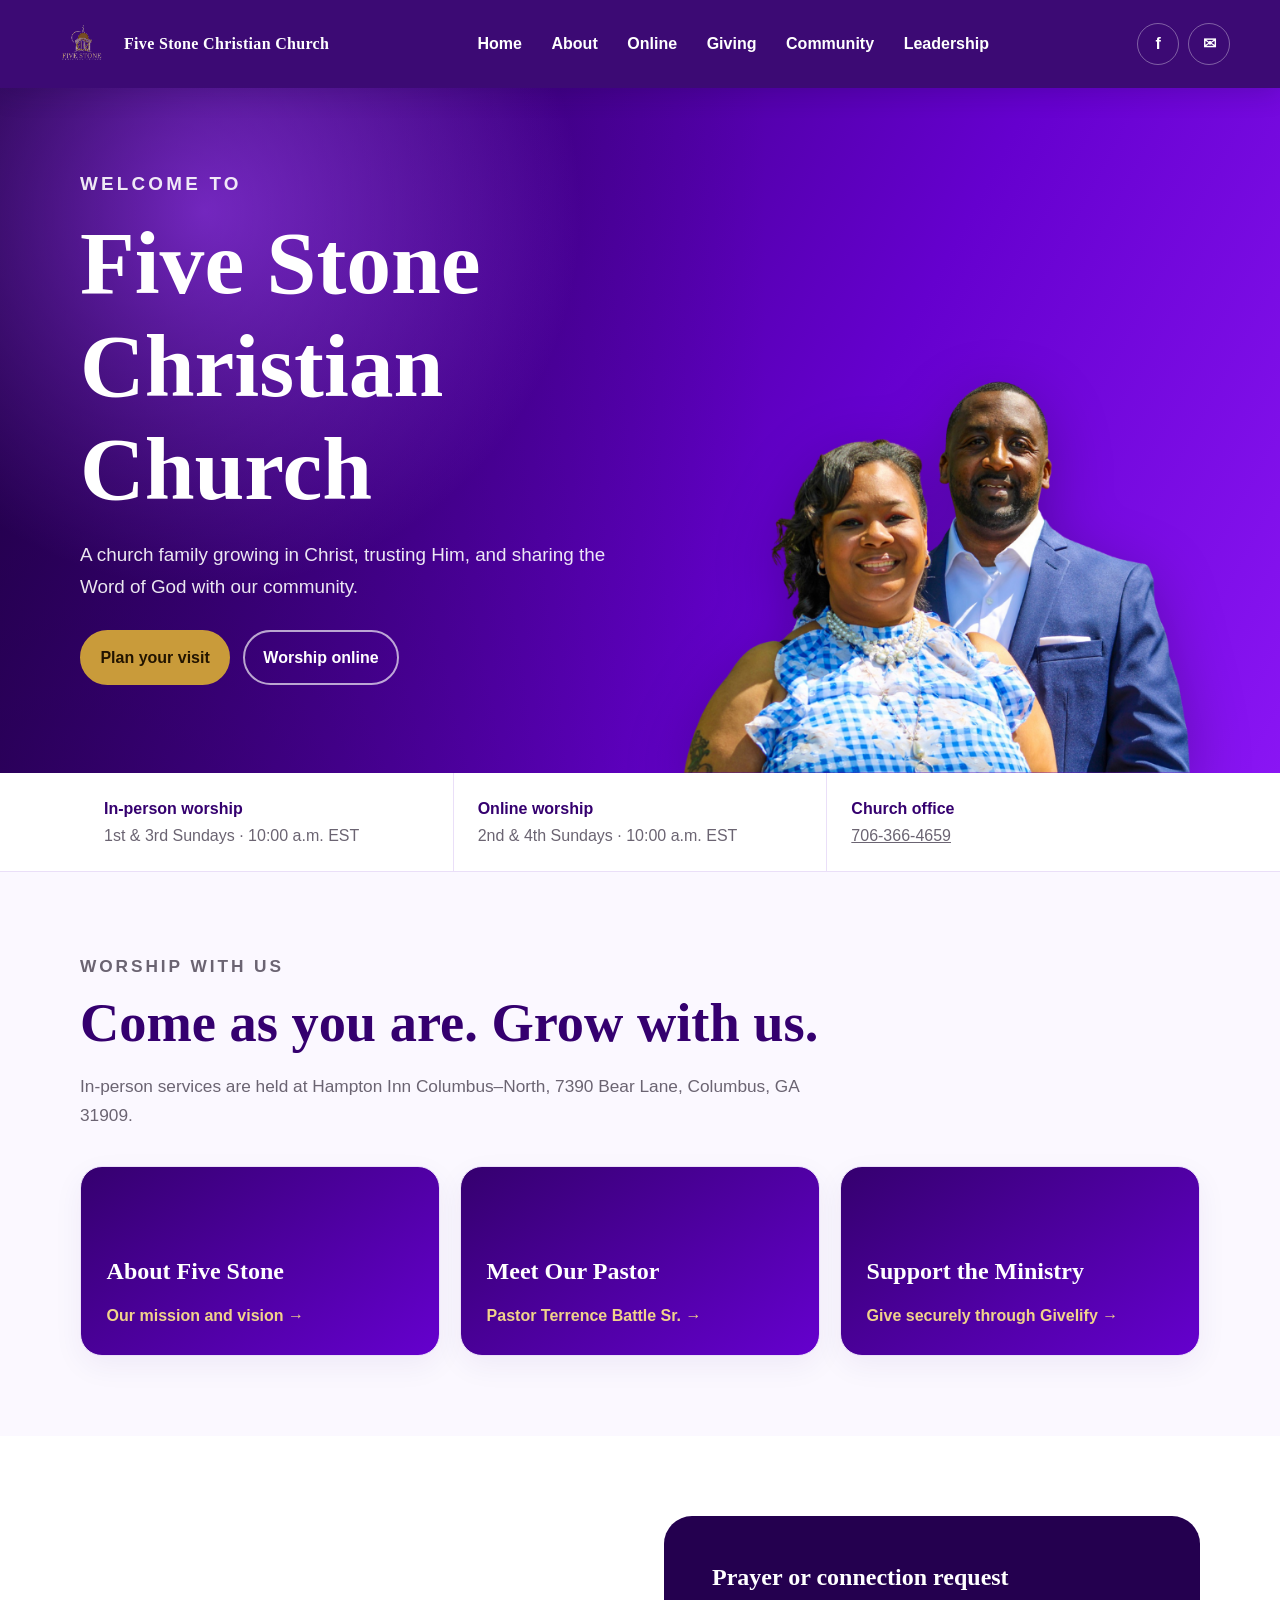
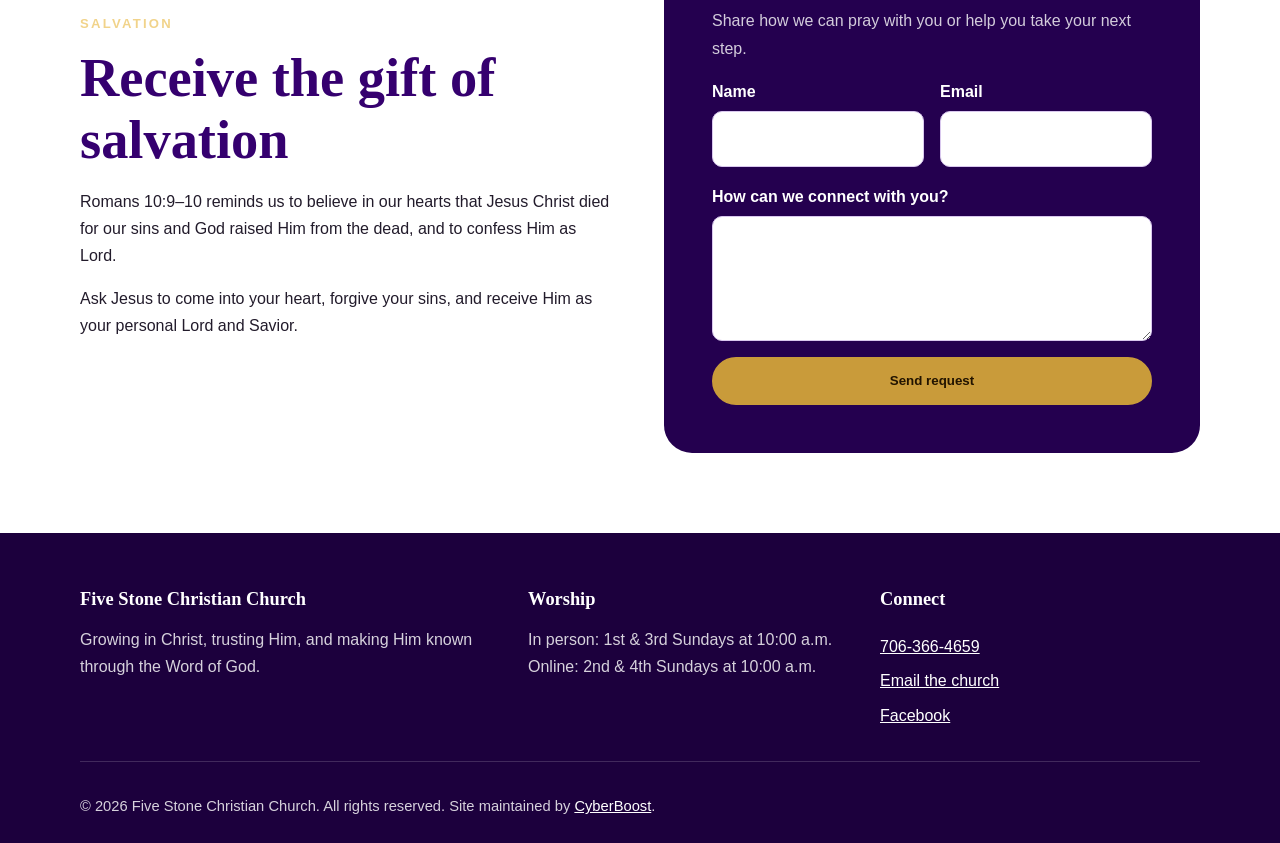
<file: index.html>
<!doctype html>
<html lang="en"><head><meta charset="utf-8"><meta name="viewport" content="width=device-width,initial-scale=1"><title>Five Stone Christian Church | Columbus, GA</title><meta name="description" content="Join Five Stone Christian Church for in-person and online worship in Columbus, Georgia."><link rel="icon" href="/assets/logo.png"><link rel="stylesheet" href="/styles.css"><script src="/script.js" defer></script></head>
<body><div data-site-header></div><main id="main">
  <section class="hero"><div class="container hero-grid"><div class="hero-copy"><p class="eyebrow">Welcome to</p><h1>Five Stone Christian Church</h1><p>A church family growing in Christ, trusting Him, and sharing the Word of God with our community.</p><div class="button-row"><a class="btn" href="#worship">Plan your visit</a><a class="btn secondary" href="/online">Worship online</a></div></div><img class="hero-portrait" src="/assets/hero.png" alt="Pastor Terrence Battle and Lady Tricia Battle"></div></section>
  <section class="service-strip" id="worship"><div class="container service-grid"><div class="service-item"><strong>In-person worship</strong><span>1st &amp; 3rd Sundays · 10:00 a.m. EST</span></div><div class="service-item"><strong>Online worship</strong><span>2nd &amp; 4th Sundays · 10:00 a.m. EST</span></div><div class="service-item"><strong>Church office</strong><span><a href="tel:+17063664659">706-366-4659</a></span></div></div></section>
  <section class="section"><div class="container"><div class="section-heading"><p class="eyebrow">Worship with us</p><h2>Come as you are. Grow with us.</h2><p>In-person services are held at Hampton Inn Columbus–North, 7390 Bear Lane, Columbus, GA 31909.</p></div><div class="card-grid"><a class="card link-card" href="/about"><h3>About Five Stone</h3><span>Our mission and vision →</span></a><a class="card link-card" href="/leadership"><h3>Meet Our Pastor</h3><span>Pastor Terrence Battle Sr. →</span></a><a class="card link-card" href="/giving"><h3>Support the Ministry</h3><span>Give securely through Givelify →</span></a></div></div></section>
  <section class="section alt"><div class="container two-col"><div><p class="eyebrow">Salvation</p><h2>Receive the gift of salvation</h2><p>Romans 10:9–10 reminds us to believe in our hearts that Jesus Christ died for our sins and God raised Him from the dead, and to confess Him as Lord.</p><p>Ask Jesus to come into your heart, forgive your sins, and receive Him as your personal Lord and Savior.</p></div><div class="form-panel"><h3>Prayer or connection request</h3><p>Share how we can pray with you or help you take your next step.</p><form name="connection" method="POST" action="/thanks" data-netlify="true"><input type="hidden" name="form-name" value="connection"><div class="form-grid"><div class="field"><label for="home-name">Name</label><input id="home-name" name="name" autocomplete="name" required></div><div class="field"><label for="home-email">Email</label><input id="home-email" type="email" name="email" autocomplete="email" required></div><div class="field full"><label for="home-message">How can we connect with you?</label><textarea id="home-message" name="message" required></textarea></div><div class="field full"><button class="btn" type="submit">Send request</button></div></div></form></div></div></section>
</main><div data-site-footer></div></body></html>
</file>
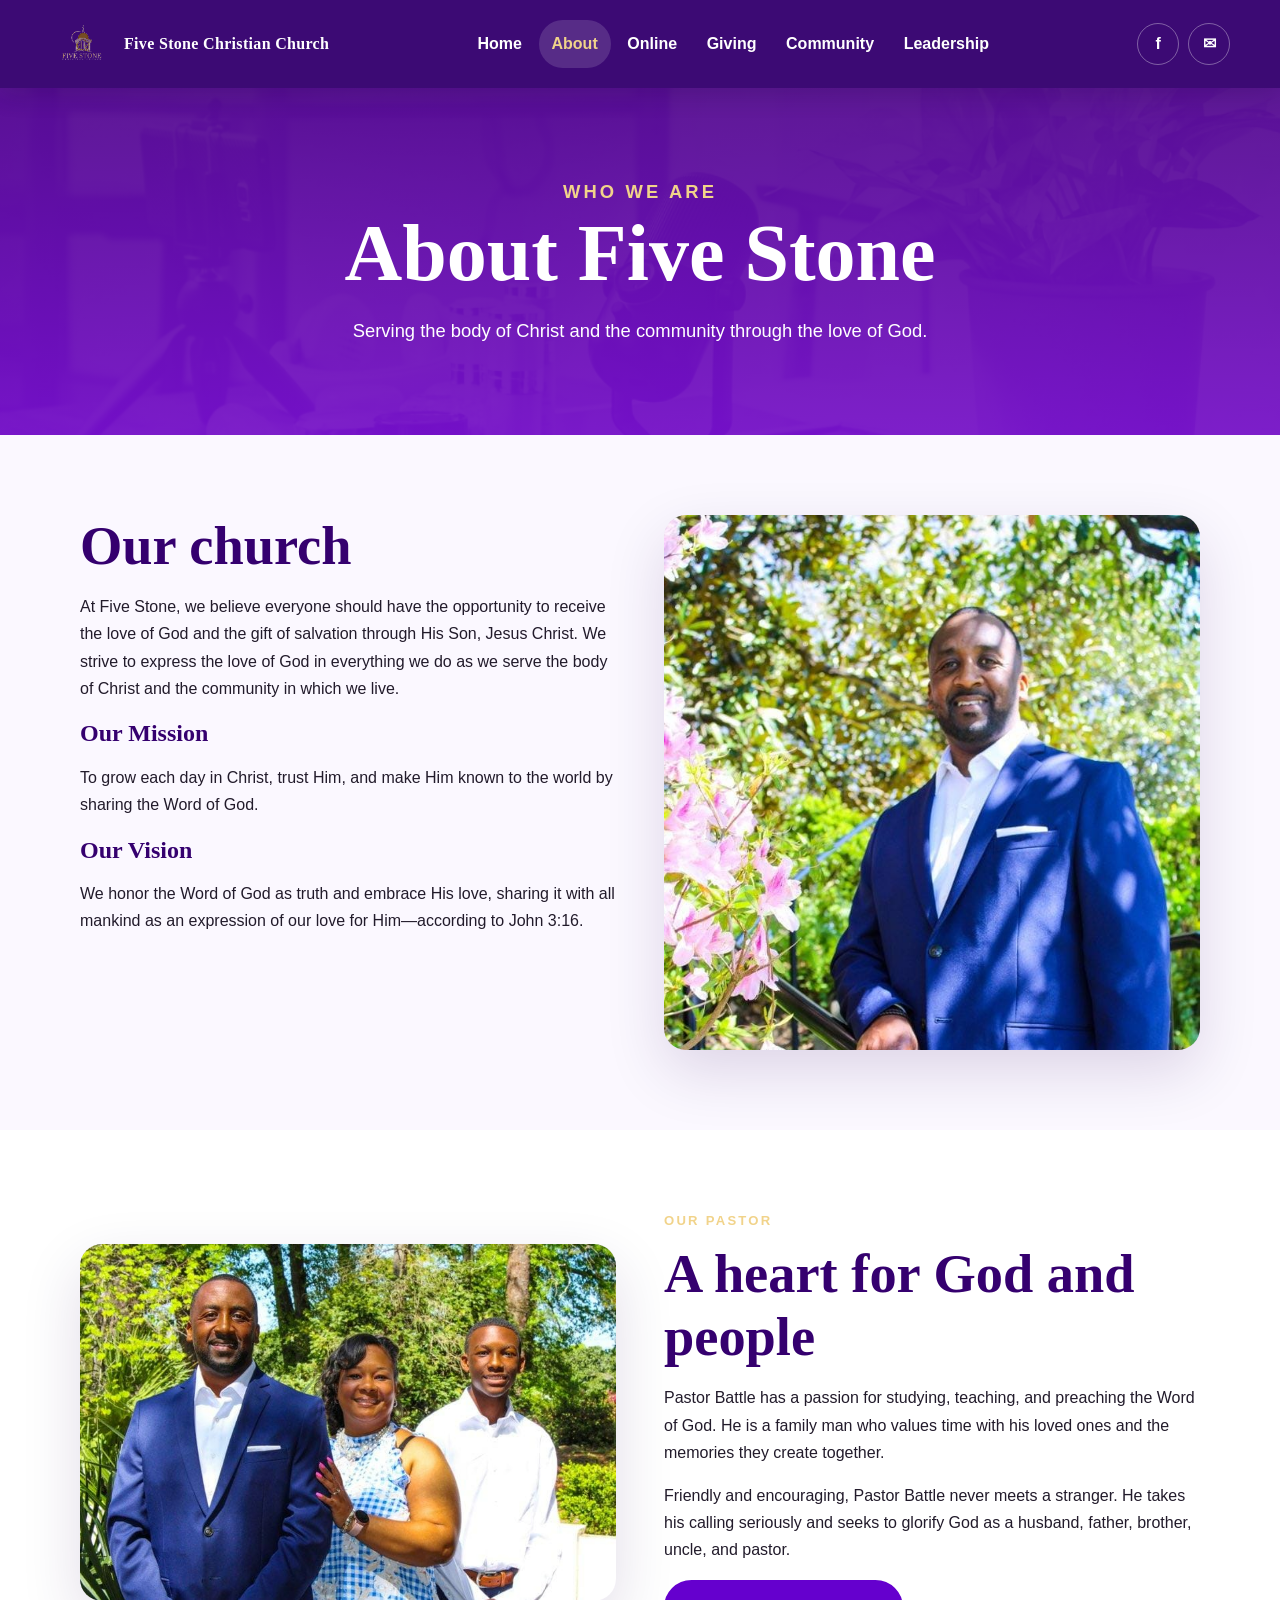
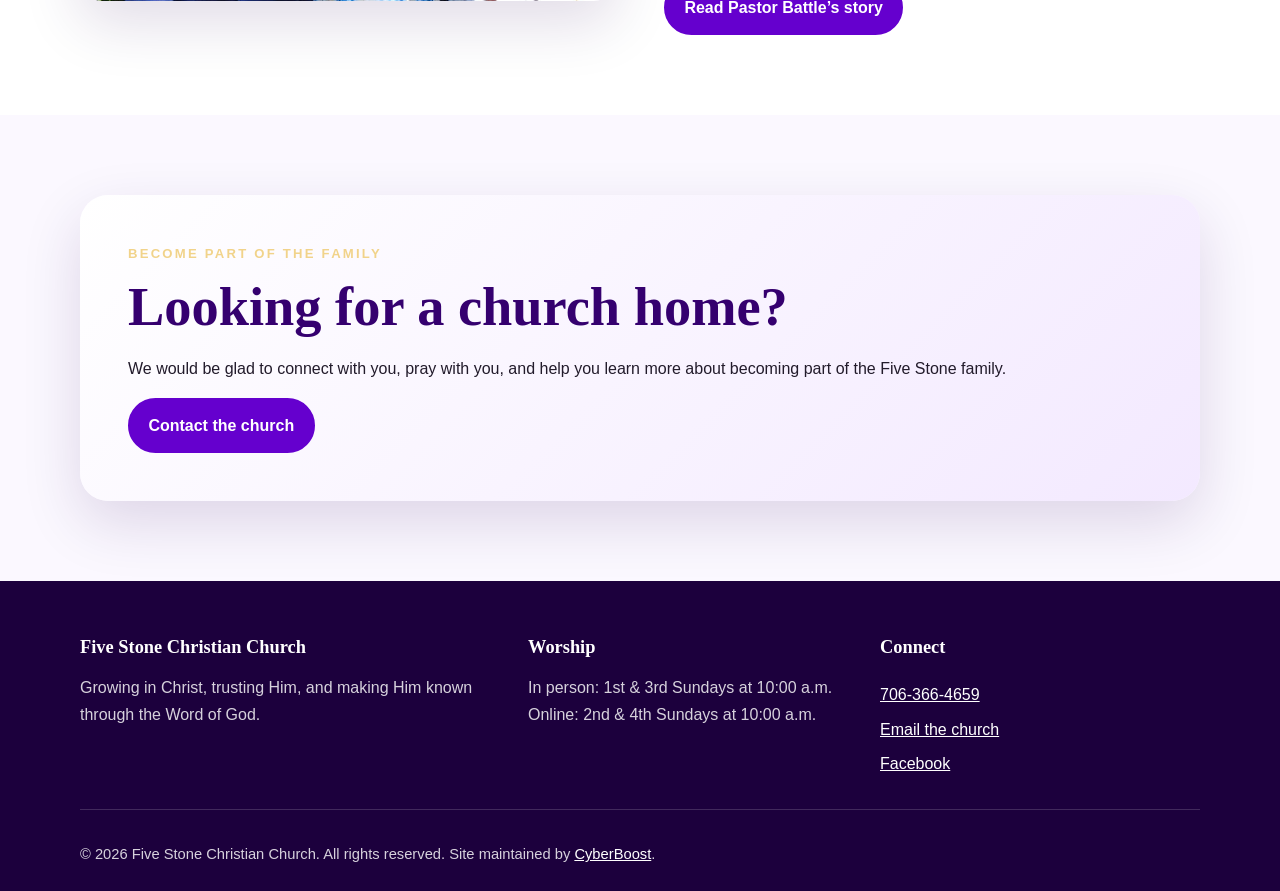
<file: about.html>
<!doctype html><html lang="en"><head><meta charset="utf-8"><meta name="viewport" content="width=device-width,initial-scale=1"><title>About | Five Stone Christian Church</title><meta name="description" content="Learn about the mission, vision, pastor, and church family of Five Stone Christian Church."><link rel="icon" href="/assets/logo.png"><link rel="stylesheet" href="/styles.css"><script src="/script.js" defer></script></head><body><div data-site-header></div><main id="main"><section class="page-hero"><div class="container"><p class="eyebrow">Who we are</p><h1>About Five Stone</h1><p>Serving the body of Christ and the community through the love of God.</p></div></section>
<section class="section"><div class="container two-col top"><div class="prose"><h2>Our church</h2><p>At Five Stone, we believe everyone should have the opportunity to receive the love of God and the gift of salvation through His Son, Jesus Christ. We strive to express the love of God in everything we do as we serve the body of Christ and the community in which we live.</p><h3>Our Mission</h3><p>To grow each day in Christ, trust Him, and make Him known to the world by sharing the Word of God.</p><h3>Our Vision</h3><p>We honor the Word of God as truth and embrace His love, sharing it with all mankind as an expression of our love for Him—according to John 3:16.</p></div><img class="portrait" src="/assets/about-pastor.jpg" alt="Pastor Terrence Battle outdoors"></div></section>
<section class="section alt"><div class="container two-col"><img class="family-photo" src="/assets/about-family.jpg" alt="The Battle family"><div><p class="eyebrow">Our pastor</p><h2>A heart for God and people</h2><p>Pastor Battle has a passion for studying, teaching, and preaching the Word of God. He is a family man who values time with his loved ones and the memories they create together.</p><p>Friendly and encouraging, Pastor Battle never meets a stranger. He takes his calling seriously and seeks to glorify God as a husband, father, brother, uncle, and pastor.</p><a class="btn purple" href="/leadership">Read Pastor Battle’s story</a></div></div></section>
<section class="section"><div class="container feature-card"><p class="eyebrow">Become part of the family</p><h2>Looking for a church home?</h2><p>We would be glad to connect with you, pray with you, and help you learn more about becoming part of the Five Stone family.</p><a class="btn purple" href="mailto:fivestonechristianchurch@gmail.com?subject=Five%20Stone%20Membership">Contact the church</a></div></section></main><div data-site-footer></div></body></html>
</file>
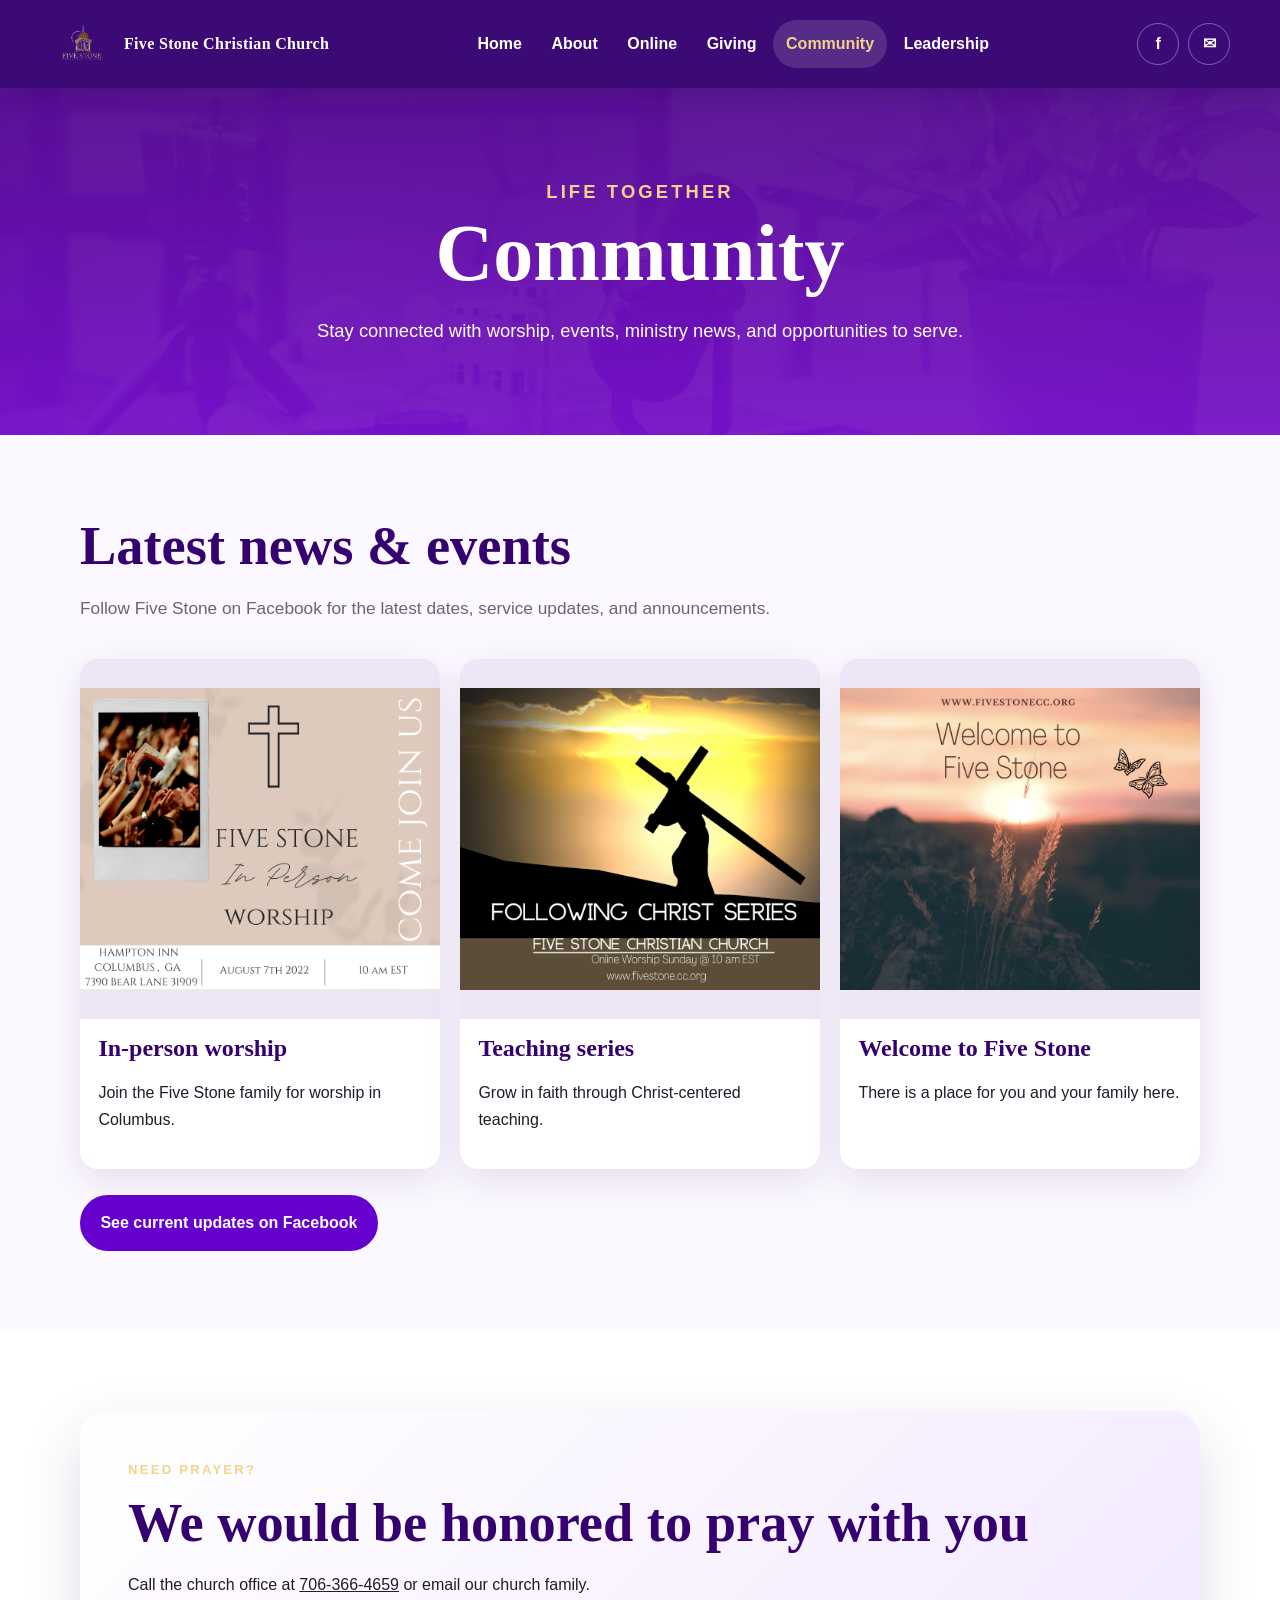
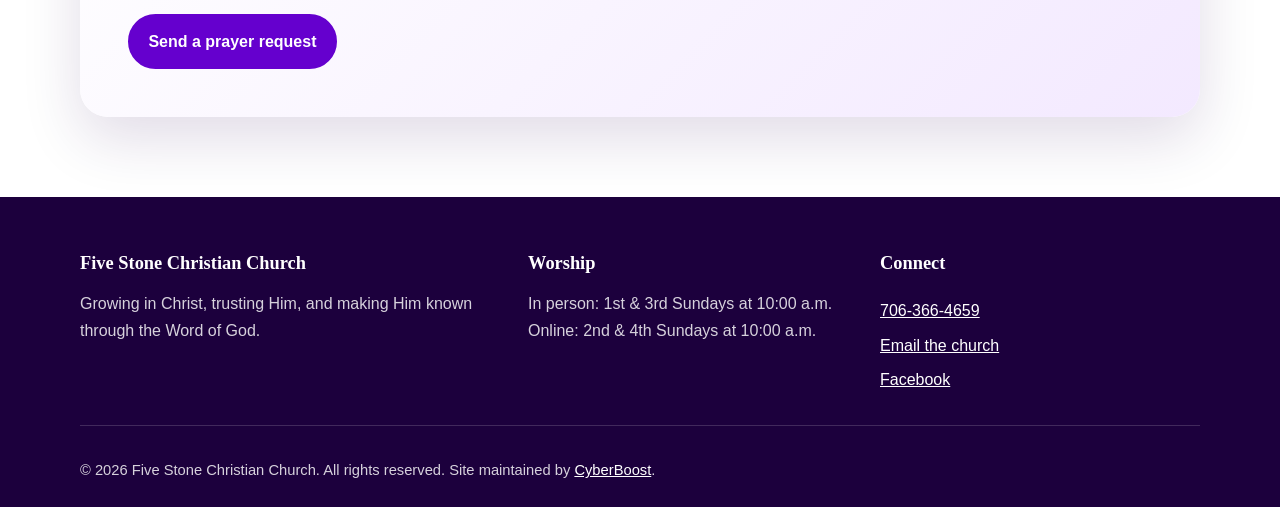
<file: community.html>
<!doctype html><html lang="en"><head><meta charset="utf-8"><meta name="viewport" content="width=device-width,initial-scale=1"><title>Community | Five Stone Christian Church</title><meta name="description" content="See news and events from Five Stone Christian Church."><link rel="icon" href="/assets/logo.png"><link rel="stylesheet" href="/styles.css"><script src="/script.js" defer></script></head><body><div data-site-header></div><main id="main"><section class="page-hero"><div class="container"><p class="eyebrow">Life together</p><h1>Community</h1><p>Stay connected with worship, events, ministry news, and opportunities to serve.</p></div></section>
<section class="section"><div class="container"><div class="section-heading"><h2>Latest news &amp; events</h2><p>Follow Five Stone on Facebook for the latest dates, service updates, and announcements.</p></div><div class="event-grid"><article class="event"><img src="/assets/event-worship.png" alt="Five Stone in-person worship announcement"><div><h3>In-person worship</h3><p>Join the Five Stone family for worship in Columbus.</p></div></article><article class="event"><img src="/assets/event-series.png" alt="Following Christ sermon series announcement"><div><h3>Teaching series</h3><p>Grow in faith through Christ-centered teaching.</p></div></article><article class="event"><img src="/assets/event-welcome.png" alt="Welcome to Five Stone announcement"><div><h3>Welcome to Five Stone</h3><p>There is a place for you and your family here.</p></div></article></div><div class="button-row"><a class="btn purple" href="https://www.facebook.com/FiveStoneCC" target="_blank" rel="noopener">See current updates on Facebook</a></div></div></section>
<section class="section alt"><div class="container feature-card"><p class="eyebrow">Need prayer?</p><h2>We would be honored to pray with you</h2><p>Call the church office at <a href="tel:+17063664659">706-366-4659</a> or email our church family.</p><a class="btn purple" href="mailto:fivestonechristianchurch@gmail.com?subject=Prayer%20Request">Send a prayer request</a></div></section></main><div data-site-footer></div></body></html>
</file>
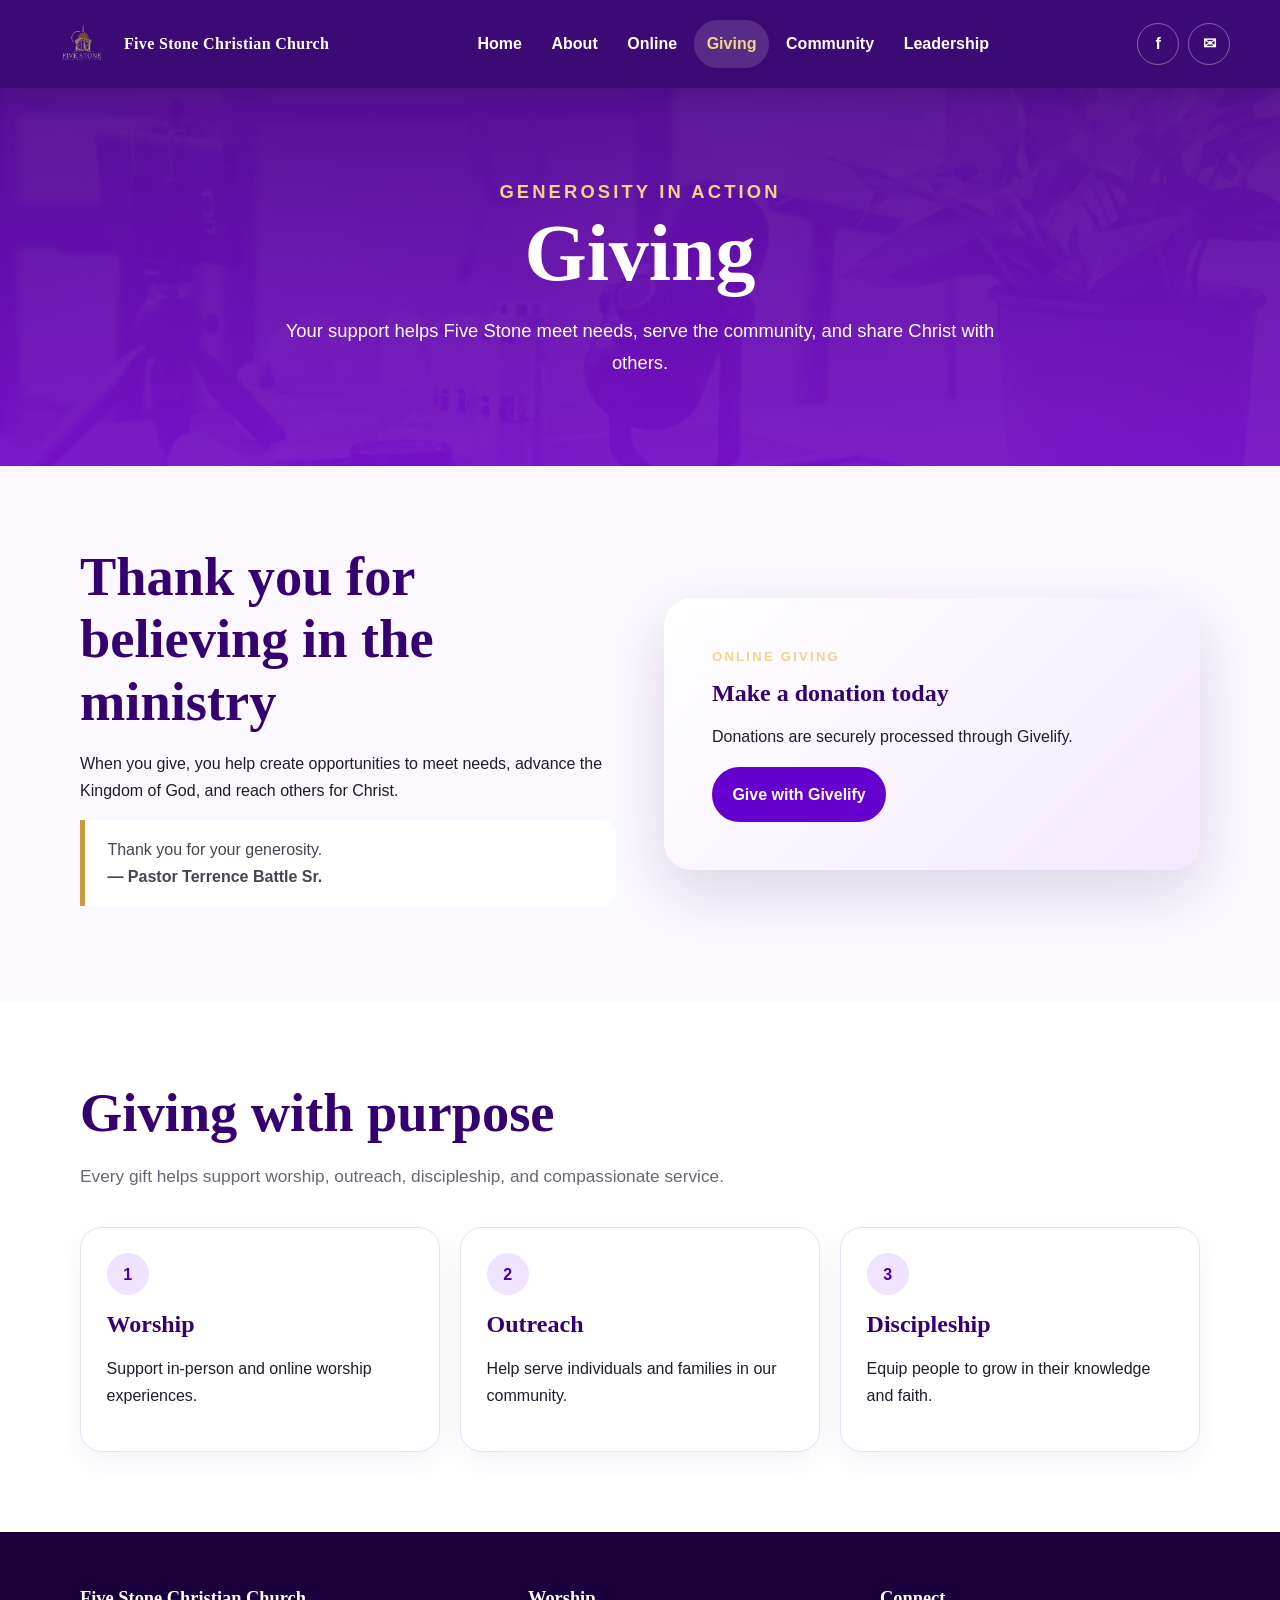
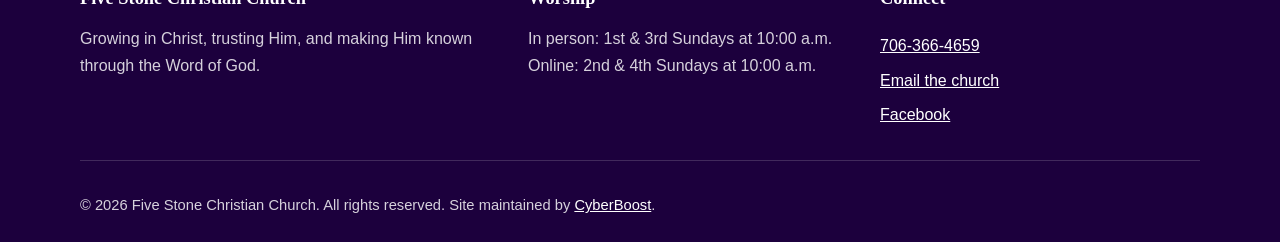
<file: giving.html>
<!doctype html><html lang="en"><head><meta charset="utf-8"><meta name="viewport" content="width=device-width,initial-scale=1"><title>Giving | Five Stone Christian Church</title><meta name="description" content="Support the ministry of Five Stone Christian Church through Givelify."><link rel="icon" href="/assets/logo.png"><link rel="stylesheet" href="/styles.css"><script src="/script.js" defer></script></head><body><div data-site-header></div><main id="main"><section class="page-hero"><div class="container"><p class="eyebrow">Generosity in action</p><h1>Giving</h1><p>Your support helps Five Stone meet needs, serve the community, and share Christ with others.</p></div></section>
<section class="section"><div class="container two-col"><div><h2>Thank you for believing in the ministry</h2><p>When you give, you help create opportunities to meet needs, advance the Kingdom of God, and reach others for Christ.</p><p class="quote">Thank you for your generosity.<br><strong>— Pastor Terrence Battle Sr.</strong></p></div><div class="feature-card"><p class="eyebrow">Online giving</p><h3>Make a donation today</h3><p>Donations are securely processed through Givelify.</p><a class="btn purple" href="https://www.givelify.com/donate/five-stone-christian-church-midland-ga-2j7wy5MTUwMjMxNA==/donation/amount" target="_blank" rel="noopener">Give with Givelify</a></div></div></section>
<section class="section alt"><div class="container"><div class="section-heading"><h2>Giving with purpose</h2><p>Every gift helps support worship, outreach, discipleship, and compassionate service.</p></div><div class="card-grid"><div class="card"><div class="number">1</div><h3>Worship</h3><p>Support in-person and online worship experiences.</p></div><div class="card"><div class="number">2</div><h3>Outreach</h3><p>Help serve individuals and families in our community.</p></div><div class="card"><div class="number">3</div><h3>Discipleship</h3><p>Equip people to grow in their knowledge and faith.</p></div></div></div></section></main><div data-site-footer></div></body></html>
</file>
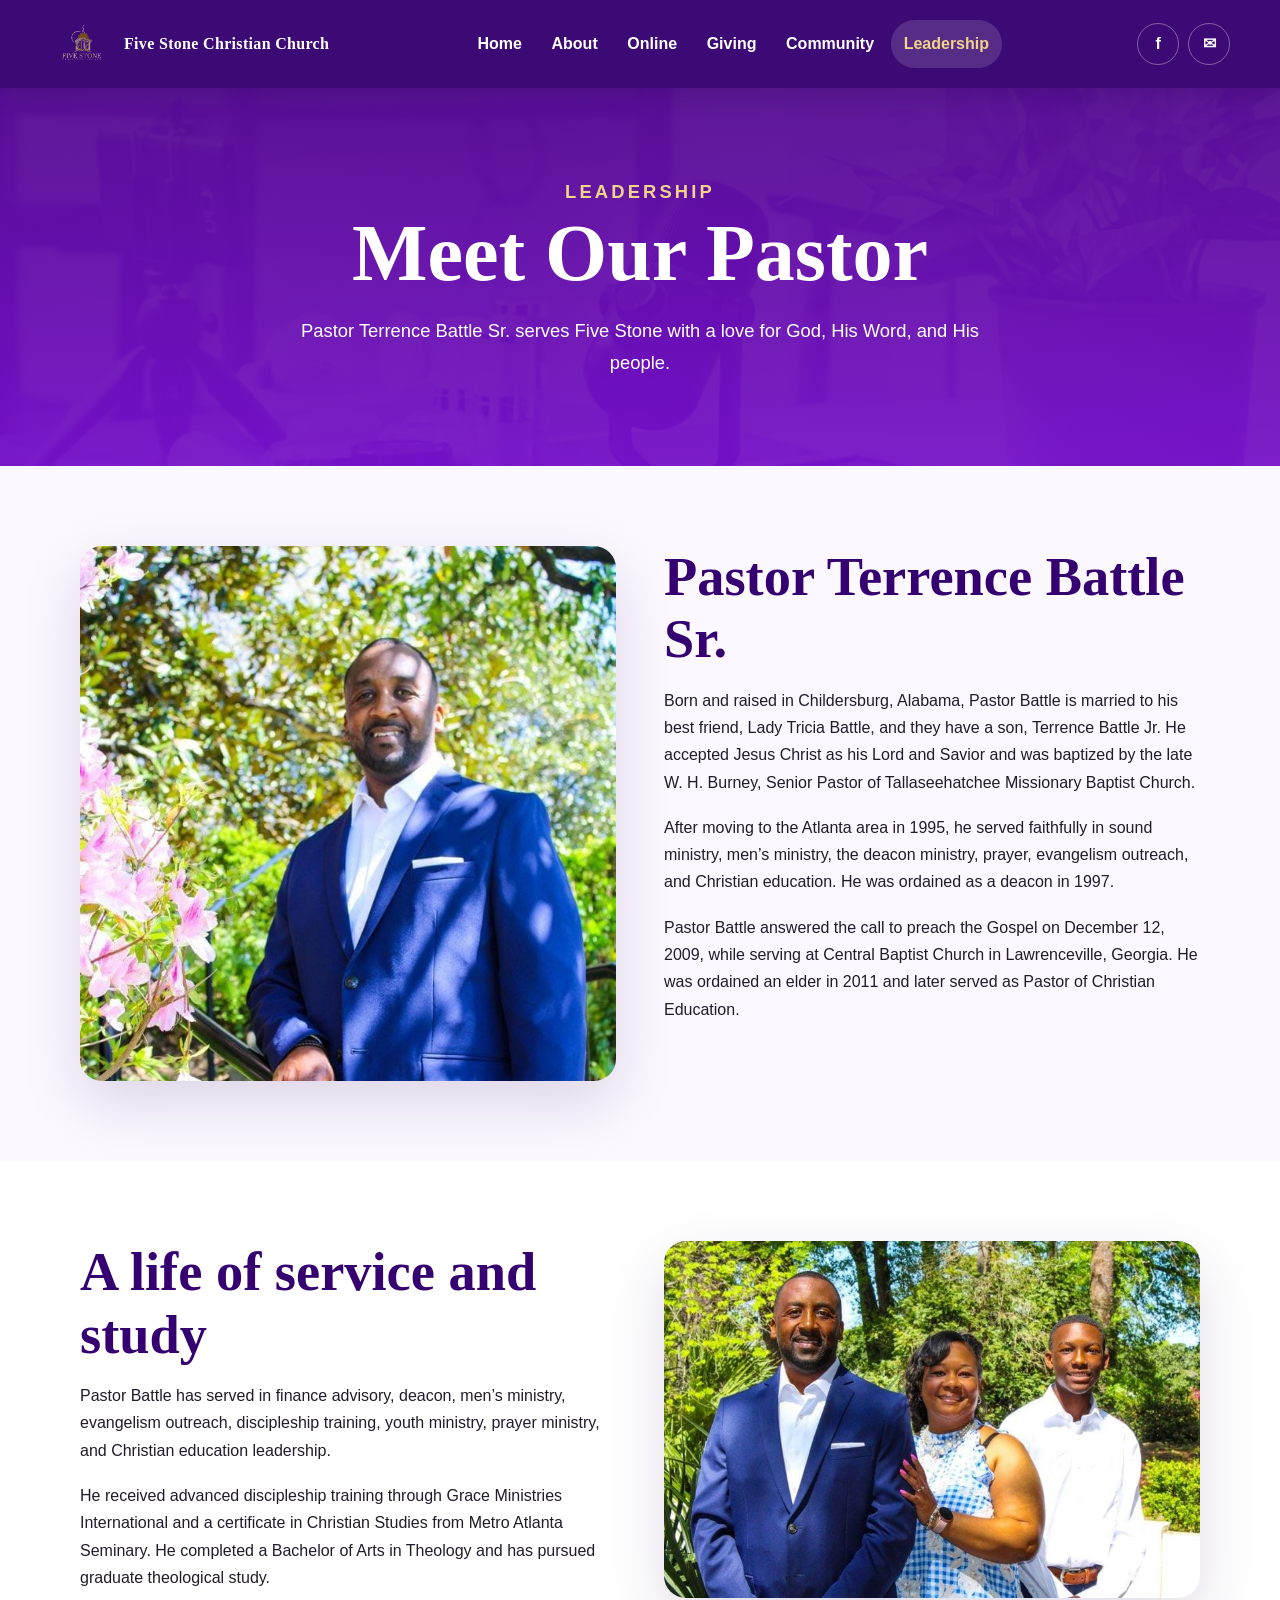
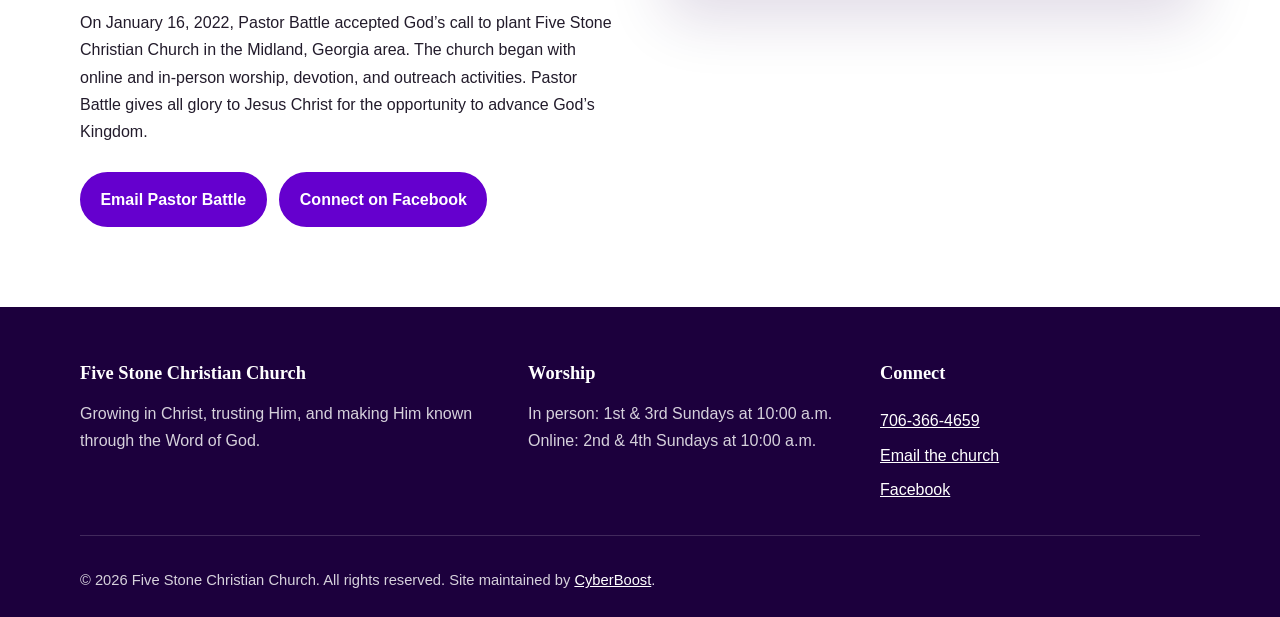
<file: leadership.html>
<!doctype html><html lang="en"><head><meta charset="utf-8"><meta name="viewport" content="width=device-width,initial-scale=1"><title>Leadership | Five Stone Christian Church</title><meta name="description" content="Meet Pastor Terrence Battle Sr., founding pastor of Five Stone Christian Church."><link rel="icon" href="/assets/logo.png"><link rel="stylesheet" href="/styles.css"><script src="/script.js" defer></script></head><body><div data-site-header></div><main id="main"><section class="page-hero"><div class="container"><p class="eyebrow">Leadership</p><h1>Meet Our Pastor</h1><p>Pastor Terrence Battle Sr. serves Five Stone with a love for God, His Word, and His people.</p></div></section>
<section class="section"><div class="container two-col top"><img class="portrait" src="/assets/leadership-pastor.jpg" alt="Pastor Terrence Battle Sr."><div class="prose"><h2>Pastor Terrence Battle Sr.</h2><p>Born and raised in Childersburg, Alabama, Pastor Battle is married to his best friend, Lady Tricia Battle, and they have a son, Terrence Battle Jr. He accepted Jesus Christ as his Lord and Savior and was baptized by the late W. H. Burney, Senior Pastor of Tallaseehatchee Missionary Baptist Church.</p><p>After moving to the Atlanta area in 1995, he served faithfully in sound ministry, men’s ministry, the deacon ministry, prayer, evangelism outreach, and Christian education. He was ordained as a deacon in 1997.</p><p>Pastor Battle answered the call to preach the Gospel on December 12, 2009, while serving at Central Baptist Church in Lawrenceville, Georgia. He was ordained an elder in 2011 and later served as Pastor of Christian Education.</p></div></div></section>
<section class="section alt"><div class="container two-col top"><div class="prose"><h2>A life of service and study</h2><p>Pastor Battle has served in finance advisory, deacon, men’s ministry, evangelism outreach, discipleship training, youth ministry, prayer ministry, and Christian education leadership.</p><p>He received advanced discipleship training through Grace Ministries International and a certificate in Christian Studies from Metro Atlanta Seminary. He completed a Bachelor of Arts in Theology and has pursued graduate theological study.</p><p>On January 16, 2022, Pastor Battle accepted God’s call to plant Five Stone Christian Church in the Midland, Georgia area. The church began with online and in-person worship, devotion, and outreach activities. Pastor Battle gives all glory to Jesus Christ for the opportunity to advance God’s Kingdom.</p><div class="button-row"><a class="btn purple" href="mailto:fivestonechristianchurch@gmail.com">Email Pastor Battle</a><a class="btn purple" href="https://www.facebook.com/FiveStoneCC" target="_blank" rel="noopener">Connect on Facebook</a></div></div><img class="family-photo" src="/assets/leadership-family.jpg" alt="The Battle family"></div></section></main><div data-site-footer></div></body></html>
</file>
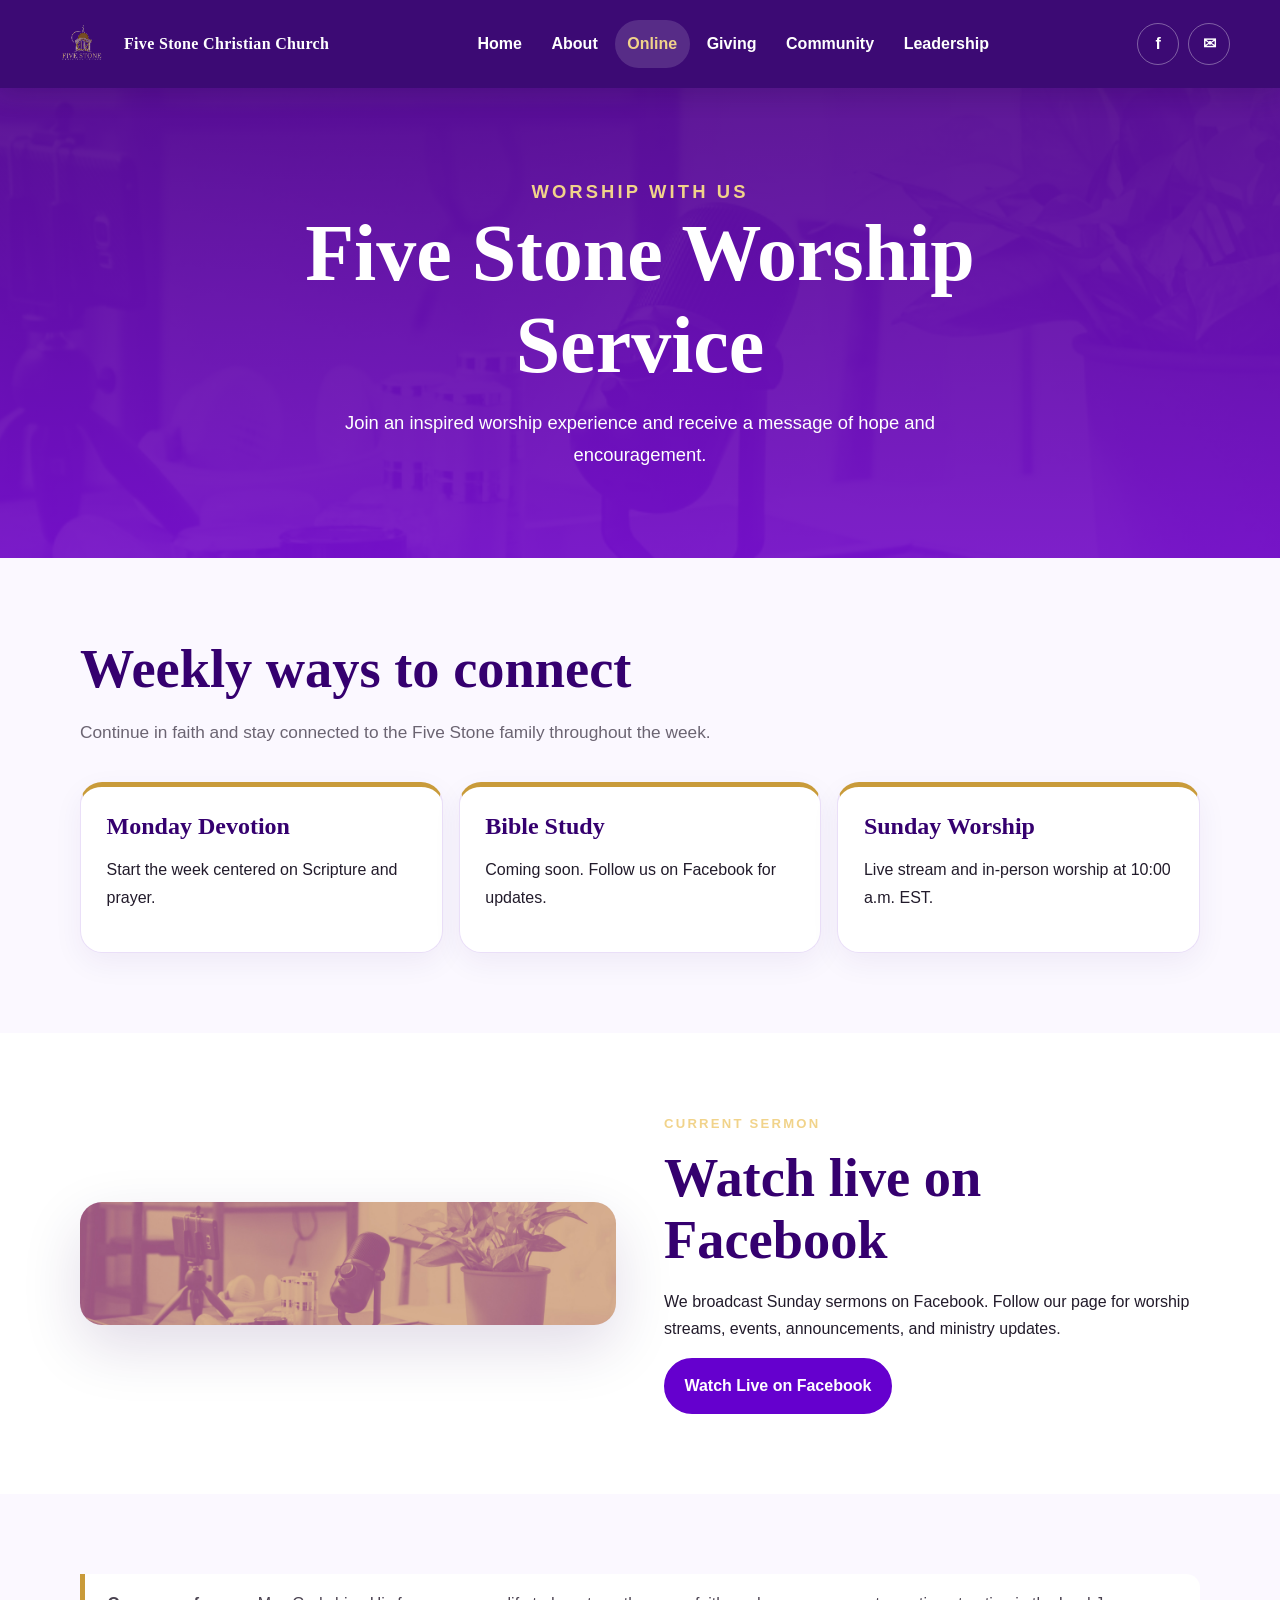
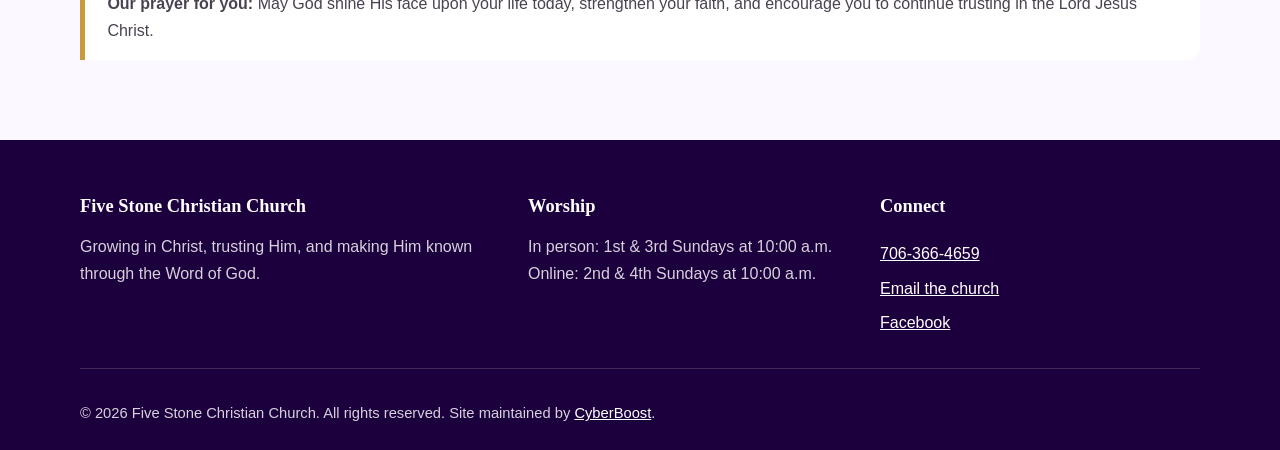
<file: online.html>
<!doctype html><html lang="en"><head><meta charset="utf-8"><meta name="viewport" content="width=device-width,initial-scale=1"><title>Online Worship | Five Stone Christian Church</title><meta name="description" content="Watch Five Stone Christian Church worship services live on Facebook."><link rel="icon" href="/assets/logo.png"><link rel="stylesheet" href="/styles.css"><script src="/script.js" defer></script></head><body><div data-site-header></div><main id="main"><section class="page-hero"><div class="container"><p class="eyebrow">Worship with us</p><h1>Five Stone Worship Service</h1><p>Join an inspired worship experience and receive a message of hope and encouragement.</p></div></section>
<section class="section"><div class="container"><div class="section-heading"><h2>Weekly ways to connect</h2><p>Continue in faith and stay connected to the Five Stone family throughout the week.</p></div><div class="schedule"><div class="card"><h3>Monday Devotion</h3><p>Start the week centered on Scripture and prayer.</p></div><div class="card"><h3>Bible Study</h3><p>Coming soon. Follow us on Facebook for updates.</p></div><div class="card"><h3>Sunday Worship</h3><p>Live stream and in-person worship at 10:00 a.m. EST.</p></div></div></div></section>
<section class="section alt"><div class="container two-col"><img class="family-photo" src="/assets/worship.jpg" alt="Five Stone Christian Church worship service graphic"><div><p class="eyebrow">Current sermon</p><h2>Watch live on Facebook</h2><p>We broadcast Sunday sermons on Facebook. Follow our page for worship streams, events, announcements, and ministry updates.</p><a class="btn purple" href="https://www.facebook.com/FiveStoneCC" target="_blank" rel="noopener">Watch Live on Facebook</a></div></div></section>
<section class="section"><div class="container quote"><strong>Our prayer for you:</strong> May God shine His face upon your life today, strengthen your faith, and encourage you to continue trusting in the Lord Jesus Christ.</div></section></main><div data-site-footer></div></body></html>
</file>
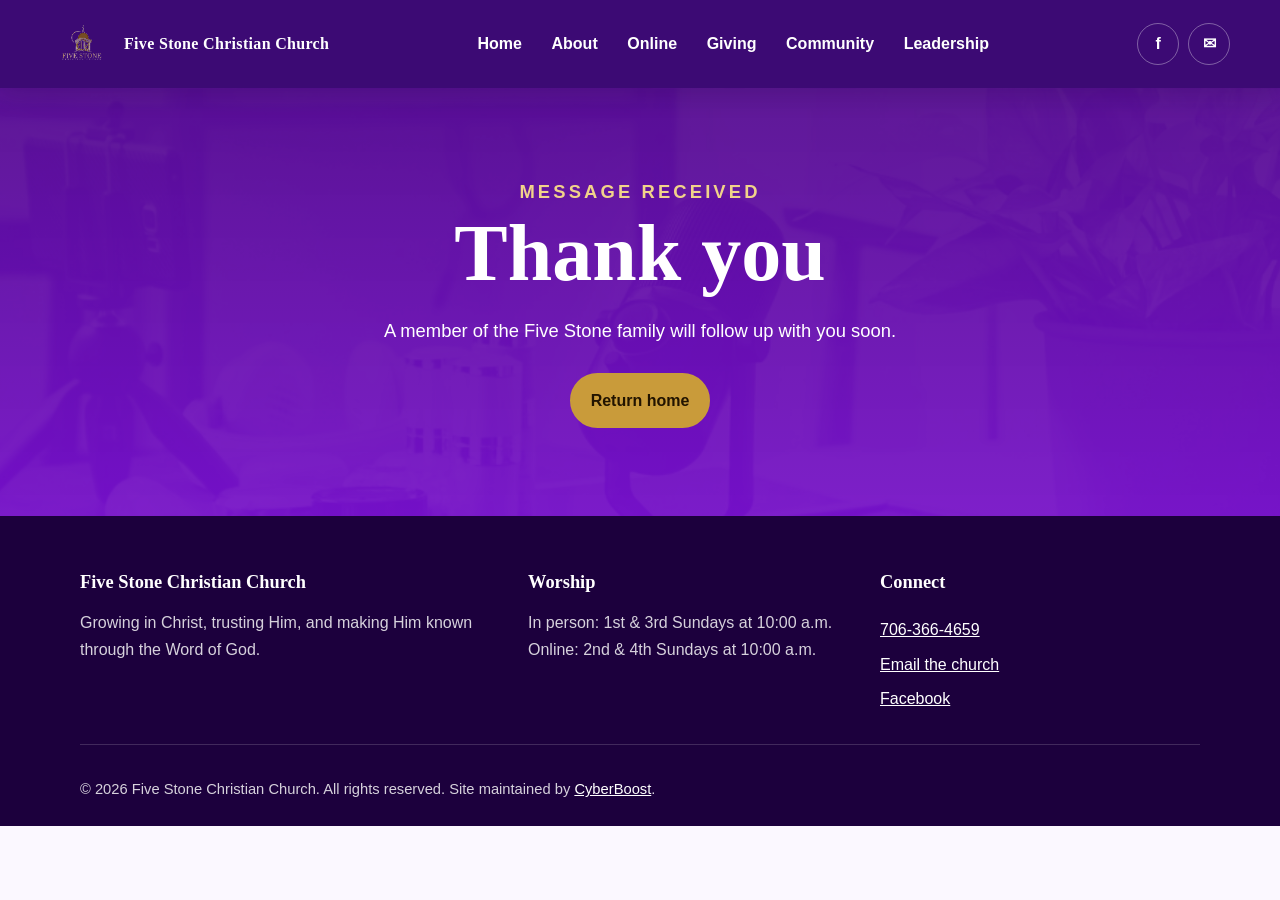
<file: thanks.html>
<!doctype html><html lang="en"><head><meta charset="utf-8"><meta name="viewport" content="width=device-width,initial-scale=1"><title>Thank You | Five Stone Christian Church</title><link rel="icon" href="/assets/logo.png"><link rel="stylesheet" href="/styles.css"><script src="/script.js" defer></script></head><body><div data-site-header></div><main id="main"><section class="page-hero"><div class="container"><p class="eyebrow">Message received</p><h1>Thank you</h1><p>A member of the Five Stone family will follow up with you soon.</p><div class="button-row" style="justify-content:center"><a class="btn" href="/">Return home</a></div></div></section></main><div data-site-footer></div></body></html>
</file>
<file: styles.css>
:root {
  --purple-950: #24004f;
  --purple-900: #35006f;
  --purple-800: #4b009a;
  --purple-700: #6500ce;
  --purple-500: #8c2dff;
  --gold: #c99b3a;
  --gold-light: #f1d38a;
  --ink: #221b2b;
  --muted: #6b6472;
  --cream: #fbf8ff;
  --white: #fff;
  --shadow: 0 22px 60px rgba(42, 0, 88, .14);
  --radius: 22px;
}

* { box-sizing: border-box; }
html { scroll-behavior: smooth; }
body {
  margin: 0;
  color: var(--ink);
  background: var(--cream);
  font-family: "Segoe UI", Arial, sans-serif;
  font-size: 1rem;
  line-height: 1.7;
}
img { display: block; max-width: 100%; }
a { color: inherit; }
.skip-link { position: fixed; left: 1rem; top: -8rem; z-index: 100; padding: .75rem 1rem; background: #fff; color: var(--purple-900); border-radius: 8px; }
.skip-link:focus { top: 1rem; }

.site-header {
  position: sticky;
  top: 0;
  z-index: 50;
  background: rgba(53, 0, 111, .96);
  color: #fff;
  box-shadow: 0 5px 24px rgba(27, 0, 58, .2);
  backdrop-filter: blur(14px);
}
.nav-wrap { width: min(1180px, calc(100% - 2rem)); margin: auto; min-height: 88px; display: flex; align-items: center; justify-content: space-between; gap: 1.5rem; }
.brand { display: inline-flex; align-items: center; gap: .75rem; text-decoration: none; font-family: Georgia, serif; font-weight: 700; letter-spacing: .02em; }
.brand img { width: 62px; height: 62px; object-fit: contain; }
.nav-links { display: flex; align-items: center; gap: .25rem; }
.nav-links a { text-decoration: none; padding: .65rem .8rem; border-radius: 999px; font-weight: 650; }
.nav-links a:hover, .nav-links a[aria-current="page"] { background: rgba(255,255,255,.14); color: var(--gold-light); }
.nav-actions { display: flex; gap: .55rem; align-items: center; }
.icon-link { width: 42px; height: 42px; border: 1px solid rgba(255,255,255,.35); border-radius: 50%; display: grid; place-items: center; text-decoration: none; font-weight: 800; }
.menu-button { display: none; border: 1px solid rgba(255,255,255,.5); color: #fff; background: transparent; border-radius: 10px; padding: .55rem .7rem; font: inherit; }

.container { width: min(1120px, calc(100% - 2rem)); margin-inline: auto; }
.hero { position: relative; overflow: hidden; min-height: 610px; background: radial-gradient(circle at 16% 18%, #9d38ff 0, transparent 31%), linear-gradient(118deg, var(--purple-950), #6500ce 63%, #8a15f4); color: #fff; }
.hero::after { content: ""; position: absolute; inset: 0; background: linear-gradient(90deg, rgba(20,0,45,.42), transparent 60%); pointer-events: none; }
.hero-grid { position: relative; z-index: 1; min-height: 610px; display: grid; grid-template-columns: 1.05fr .95fr; align-items: end; gap: 2rem; }
.hero-copy { align-self: center; padding: 5rem 0 5.5rem; }
.eyebrow { margin: 0 0 .7rem; color: var(--gold-light); font-size: .82rem; font-weight: 800; letter-spacing: .17em; text-transform: uppercase; }
h1, h2, h3 { font-family: Georgia, "Times New Roman", serif; line-height: 1.15; margin: 0 0 1rem; }
h1 { font-size: clamp(3rem, 7vw, 5.75rem); max-width: 780px; }
h2 { font-size: clamp(2rem, 4.8vw, 3.4rem); color: var(--purple-900); }
h3 { font-size: 1.5rem; color: var(--purple-900); }
.hero-copy p { max-width: 660px; font-size: 1.18rem; color: rgba(255,255,255,.9); }
.hero-portrait { align-self: end; justify-self: center; width: min(100%, 590px); max-height: 590px; object-fit: contain; object-position: bottom center; filter: drop-shadow(0 18px 30px rgba(0,0,0,.25)); }
.button-row { display: flex; flex-wrap: wrap; gap: .8rem; margin-top: 1.65rem; }
.btn { display: inline-flex; align-items: center; justify-content: center; min-height: 48px; padding: .75rem 1.15rem; border-radius: 999px; background: var(--gold); color: #221400; text-decoration: none; font-weight: 800; border: 2px solid var(--gold); cursor: pointer; }
.btn:hover { filter: brightness(1.08); transform: translateY(-1px); }
.btn.secondary { background: transparent; color: #fff; border-color: rgba(255,255,255,.65); }
.btn.purple { background: var(--purple-700); border-color: var(--purple-700); color: #fff; }

.service-strip { background: #fff; border-bottom: 1px solid #eadff8; }
.service-grid { display: grid; grid-template-columns: repeat(3, 1fr); gap: 1px; background: #eadff8; }
.service-item { background: #fff; padding: 1.35rem 1.5rem; }
.service-item strong { display: block; color: var(--purple-900); }
.service-item span { color: var(--muted); }

.section { padding: 5rem 0; }
.section.alt { background: #fff; }
.section-heading { max-width: 760px; margin-bottom: 2.2rem; }
.section-heading p { color: var(--muted); font-size: 1.08rem; }
.card-grid { display: grid; grid-template-columns: repeat(3, 1fr); gap: 1.25rem; }
.card { padding: 1.6rem; background: #fff; border: 1px solid #eadff8; border-radius: var(--radius); box-shadow: 0 10px 30px rgba(53,0,111,.06); }
.card .number { width: 42px; height: 42px; display: grid; place-items: center; border-radius: 50%; background: #efe3ff; color: var(--purple-800); font-weight: 900; margin-bottom: 1rem; }
.link-card { min-height: 190px; text-decoration: none; display: flex; flex-direction: column; justify-content: flex-end; background: linear-gradient(145deg, var(--purple-900), var(--purple-700)); color: #fff; }
.link-card h3 { color: #fff; }
.link-card span { color: var(--gold-light); font-weight: 750; }

.page-hero { padding: 5.5rem 0; text-align: center; color: #fff; background: linear-gradient(rgba(74,0,151,.86), rgba(106,0,215,.82)), url('assets/worship.jpg') center/cover; }
.page-hero h1 { margin-inline: auto; font-size: clamp(2.8rem, 7vw, 5rem); }
.page-hero p { max-width: 720px; margin: 0 auto; font-size: 1.15rem; }
.two-col { display: grid; grid-template-columns: 1fr 1fr; gap: 3rem; align-items: center; }
.two-col.top { align-items: start; }
.portrait, .family-photo { width: 100%; border-radius: var(--radius); box-shadow: var(--shadow); object-fit: contain; background: #efe7f7; }
.portrait { max-height: 720px; object-position: top center; }
.family-photo { max-height: 720px; object-position: center; }
.prose { max-width: 800px; }
.prose p { margin: 0 0 1.15rem; }
.quote { border-left: 5px solid var(--gold); padding: 1rem 1.4rem; background: #fff; border-radius: 0 14px 14px 0; color: #4a4250; }
.schedule { display: grid; grid-template-columns: repeat(3, 1fr); gap: 1rem; }
.schedule .card { border-top: 5px solid var(--gold); }
.feature-card { padding: clamp(1.4rem, 4vw, 3rem); background: linear-gradient(135deg, #fff, #f3e9ff); border-radius: 28px; box-shadow: var(--shadow); }
.event-grid { display: grid; grid-template-columns: repeat(3, 1fr); gap: 1.25rem; }
.event { overflow: hidden; background: #fff; border-radius: 18px; box-shadow: 0 12px 36px rgba(53,0,111,.1); }
.event img { width: 100%; aspect-ratio: 1 / 1; object-fit: contain; background: #eee5f7; }
.event div { padding: 1rem 1.15rem 1.25rem; }

.form-panel { background: var(--purple-950); color: #fff; border-radius: 28px; padding: clamp(1.5rem, 4vw, 3rem); }
.form-panel h2, .form-panel h3 { color: #fff; }
.form-panel p { color: rgba(255,255,255,.8); }
.form-grid { display: grid; grid-template-columns: 1fr 1fr; gap: 1rem; }
.field { display: grid; gap: .35rem; }
.field.full { grid-column: 1 / -1; }
label { font-weight: 700; }
input, textarea, select { width: 100%; padding: .85rem .9rem; border: 1px solid #d9c8ee; border-radius: 10px; background: #fff; color: var(--ink); font: inherit; }
textarea { min-height: 125px; resize: vertical; }
input:focus, textarea:focus, select:focus { outline: 3px solid rgba(241,211,138,.45); border-color: var(--gold); }

.site-footer { background: #1c003d; color: rgba(255,255,255,.82); padding: 3.5rem 0 1.5rem; }
.footer-grid { display: grid; grid-template-columns: 1.3fr 1fr 1fr; gap: 2rem; }
.site-footer h3 { color: #fff; font-size: 1.15rem; }
.site-footer a { color: #fff; }
.footer-links { display: grid; gap: .45rem; }
.copyright { padding-top: 2rem; margin-top: 2rem; border-top: 1px solid rgba(255,255,255,.16); font-size: .92rem; }

@media (max-width: 900px) {
  .menu-button { display: inline-flex; }
  .nav-links { position: absolute; inset: 88px 0 auto; display: none; flex-direction: column; align-items: stretch; padding: 1rem; background: var(--purple-950); }
  .nav-links.open { display: flex; }
  .nav-links a { border-radius: 9px; }
  .hero-grid { grid-template-columns: 1fr; min-height: auto; }
  .hero-copy { padding: 4rem 0 1rem; }
  .hero-portrait { max-height: 480px; }
  .service-grid, .card-grid, .schedule, .event-grid { grid-template-columns: 1fr; }
  .two-col { grid-template-columns: 1fr; }
  .footer-grid { grid-template-columns: 1fr 1fr; }
}
@media (max-width: 600px) {
  .nav-wrap { min-height: 74px; }
  .brand img { width: 50px; height: 50px; }
  .brand span { display: none; }
  .nav-links { top: 74px; }
  .nav-actions .icon-link:first-child { display: none; }
  .hero-copy { padding-top: 3rem; }
  .hero-copy p { font-size: 1.05rem; }
  .section { padding: 3.7rem 0; }
  .form-grid, .footer-grid { grid-template-columns: 1fr; }
  .service-item { padding-inline: 1rem; }
}
@media (prefers-reduced-motion: reduce) { html { scroll-behavior: auto; } * { transition: none !important; } }
</file>
